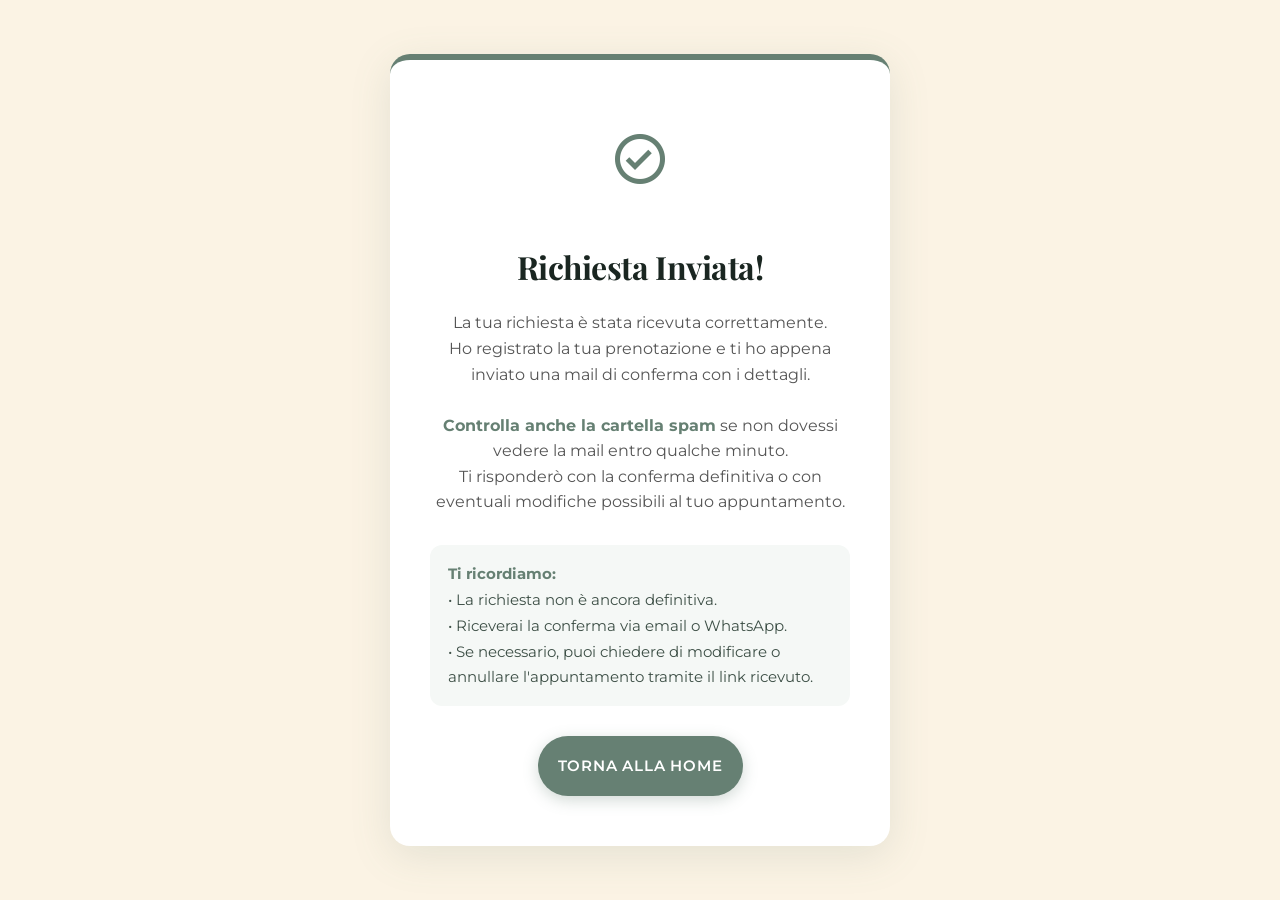
<file: conferma_richiesta.html>
<!DOCTYPE html>
<html lang="it">
<head>
    <meta charset="UTF-8">
    <meta name="viewport" content="width=device-width, initial-scale=1.0, viewport-fit=cover">
    <title>Richiesta Inviata - Dott.ssa Violo</title>
    <link rel="icon" type="image/png" href="img/logo.svg">
    <link href="https://fonts.googleapis.com/css2?family=Montserrat:wght@400;500;600&family=Playfair+Display:wght@700&display=swap" rel="stylesheet">
    <link href='https://unpkg.com/boxicons@2.1.4/css/boxicons.min.css' rel='stylesheet'>
    <link rel="stylesheet" href="style.css"> <style>
        /* Stile specifico per questa pagina per centrare tutto */
        body {
            background-color: #FBF3E4;
            font-family: 'Montserrat', sans-serif;
            margin: 0;
            height: 100vh;
            display: flex;
            justify-content: center;
            align-items: center;
            text-align: center;
        }

        .thank-you-card {
            background: white;
            padding: 50px 40px;
            border-radius: 20px;
            box-shadow: 0 10px 40px rgba(102, 128, 115, 0.15); /* Ombra verde leggera */
            max-width: 500px;
            width: 90%;
            border-top: 6px solid #668073; /* Tocco di classe in alto */
            animation: fadeIn 0.8s ease-out;
        }

        .icon-box {
            font-size: 60px;
            color: #668073;
            margin-bottom: 20px;
        }

        h1 {
            font-family: 'Playfair Display', serif;
            color: #1A2621;
            font-size: 2rem;
            margin-bottom: 15px;
        }

        p {
            color: #555;
            line-height: 1.6;
            margin-bottom: 30px;
            font-size: 1rem;
        }

        .btn-home {
            display: inline-block;
            background-color: #668073;
            color: white;
            text-decoration: none;
            padding: 15px 35px;
            border-radius: 50px;
            font-weight: 600;
            transition: all 0.3s ease;
            box-shadow: 0 4px 15px rgba(102, 128, 115, 0.3);
        }

        .btn-home:hover {
            background-color: #1A2621;
            transform: translateY(-2px);
        }

        /* Animazione di comparsa */
        @keyframes fadeIn {
            from { opacity: 0; transform: translateY(20px); }
            to { opacity: 1; transform: translateY(0); }
        }
    </style>
</head>
<body>

    <div class="thank-you-card">
        <div class="icon-box">
            <i class='bx bx-check-circle'></i>
        </div>
        
        <h1>Richiesta Inviata!</h1>
        
        <p>
            La tua richiesta è stata ricevuta correttamente.<br>
            Ho registrato la tua prenotazione e ti ho appena inviato una mail di conferma con i dettagli.<br><br>
            <strong>Controlla anche la cartella spam</strong> se non dovessi vedere la mail entro qualche minuto.<br>
            Ti risponderò con la conferma definitiva o con eventuali modifiche possibili al tuo appuntamento.
        </p>

        <div style="margin: 20px 0 30px; padding: 16px 18px; border-radius: 12px; background: #F5F8F6; text-align:left; color:#3d4f46; line-height:1.7; font-size:0.95rem;">
            <strong>Ti ricordiamo:</strong><br>
            • La richiesta non è ancora definitiva.<br>
            • Riceverai la conferma via email o WhatsApp.<br>
            • Se necessario, puoi chiedere di modificare o annullare l'appuntamento tramite il link ricevuto.
        </div>

        <a href="index.html" class="btn-home">Torna alla Home</a>
    </div>

    <script>
        if (new URLSearchParams(window.location.search).get('conversione') === '1'
            && !sessionStorage.getItem('conversione_inviata')) {
            sessionStorage.setItem('conversione_inviata', '1');
            const dati = new FormData();
            dati.append('evento', 'prenotazione');
            navigator.sendBeacon('api_statistiche.php', dati);
        }
    </script>

</body>
</html>
</file>
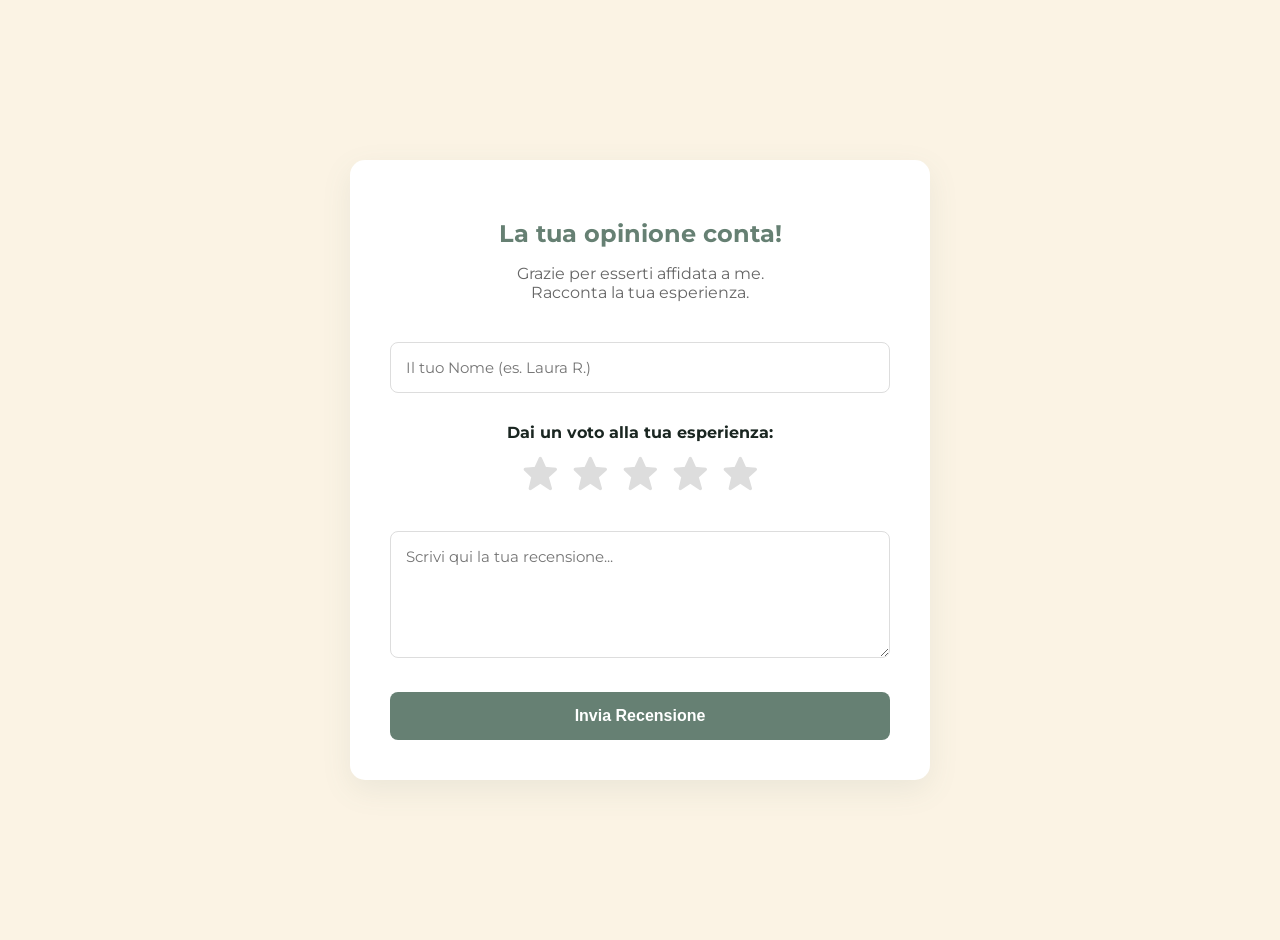
<file: lascia_recensione.html>
<!DOCTYPE html>
<html lang="it">
<head>
    <link rel="icon" type="image/png" href="img/logo.svg">
    <meta charset="UTF-8">
    <meta name="viewport" content="width=device-width, initial-scale=1.0, viewport-fit=cover">
    <title>Lascia una Recensione - Dott.ssa Violo</title>
    <link href='https://unpkg.com/boxicons@2.1.4/css/boxicons.min.css' rel='stylesheet'>
    <link href="https://fonts.googleapis.com/css2?family=Montserrat:wght@400;600&display=swap" rel="stylesheet">
    
    <style>
        body { font-family: 'Montserrat', sans-serif; background: #FBF3E4; padding: 20px; display: flex; justify-content: center; align-items: center; min-height: 100vh; margin: 0; }
        .box { background: white; padding: 40px; border-radius: 15px; max-width: 500px; width: 100%; box-shadow: 0 10px 30px rgba(102, 128, 115, 0.1); text-align: center; }
        h2 { color: #668073; margin-bottom: 10px; }
        p { color: #666; margin-bottom: 30px; }
        
        input[type="text"], textarea { width: 100%; padding: 15px; margin: 10px 0; border: 1px solid #ddd; border-radius: 8px; box-sizing: border-box; font-family: inherit; font-size: 0.95rem; }
        input:focus, textarea:focus { outline: none; border-color: #668073; }
        
        button { background: #668073; color: white; border: none; padding: 15px; width: 100%; border-radius: 8px; font-weight: bold; cursor: pointer; margin-top: 20px; font-size: 1rem; transition: background 0.3s; }
        button:hover { background: #556b60; }

        /* --- STILE STELLINE ANIMATE --- */
        .star-widget {
            display: flex;
            flex-direction: row-reverse; /* Trucco: inverte l'ordine per far funzionare l'hover a cascata */
            justify-content: center;
            gap: 10px;
            margin: 10px 0 20px 0;
        }

        .star-widget input {
            display: none; /* Nascondiamo i pallini dei radio button */
        }

        .star-widget label {
            font-size: 40px;
            color: #ddd; /* Colore spento di base */
            cursor: pointer;
            transition: all 0.2s ease;
        }

        /* Effetto: Quando passi sopra una stella, colora lei e quelle dopo (che visivamente sono prima) */
        .star-widget input:not(:checked) ~ label:hover,
        .star-widget input:not(:checked) ~ label:hover ~ label {
            color: #FFD700;
            transform: scale(1.2); /* Animazione ingrandimento */
        }

        /* Effetto: Quando clicchi, restano colorate */
        .star-widget input:checked ~ label {
            color: #FFD700;
        }

        /* Effetto: Se ne ho selezionata una ma passo sopra alle altre, cambia colore */
        .star-widget input#rate-5:checked ~ label { color: #FFD700; text-shadow: 0 0 10px #FFD700; }
        .star-widget input#rate-4:checked ~ label { color: #FFD700; }
        /* ecc... gestito dal ~ label generico sopra */

    </style>
</head>
<body>
    <div class="box">
        <h2>La tua opinione conta!</h2>
        <p>Grazie per esserti affidata a me.<br>Racconta la tua esperienza.</p>
        
        <form action="salva_recensione_pubblica.php" method="POST">
            <input type="text" name="website_hp" style="display:none !important;" tabindex="-1" autocomplete="off">
            <input type="text" name="nome" required placeholder="Il tuo Nome (es. Laura R.)">
            
            <label style="display:block; margin-top:20px; font-weight:bold; color:#1A2621;">Dai un voto alla tua esperienza:</label>
            
            <div class="star-widget">
                <input type="radio" name="voto" id="rate-5" value="5" required>
                <label for="rate-5" title="Eccellente"><i class='bx bxs-star'></i></label>
                
                <input type="radio" name="voto" id="rate-4" value="4">
                <label for="rate-4" title="Molto buono"><i class='bx bxs-star'></i></label>
                
                <input type="radio" name="voto" id="rate-3" value="3">
                <label for="rate-3" title="Buono"><i class='bx bxs-star'></i></label>
                
                <input type="radio" name="voto" id="rate-2" value="2">
                <label for="rate-2" title="Sufficiente"><i class='bx bxs-star'></i></label>
                
                <input type="radio" name="voto" id="rate-1" value="1">
                <label for="rate-1" title="Scarso"><i class='bx bxs-star'></i></label>
            </div>
            
            <textarea name="testo" rows="5" required placeholder="Scrivi qui la tua recensione..."></textarea>
            
            <button type="submit">Invia Recensione</button>
        </form>
    </div>
</body>
</html>
</file>
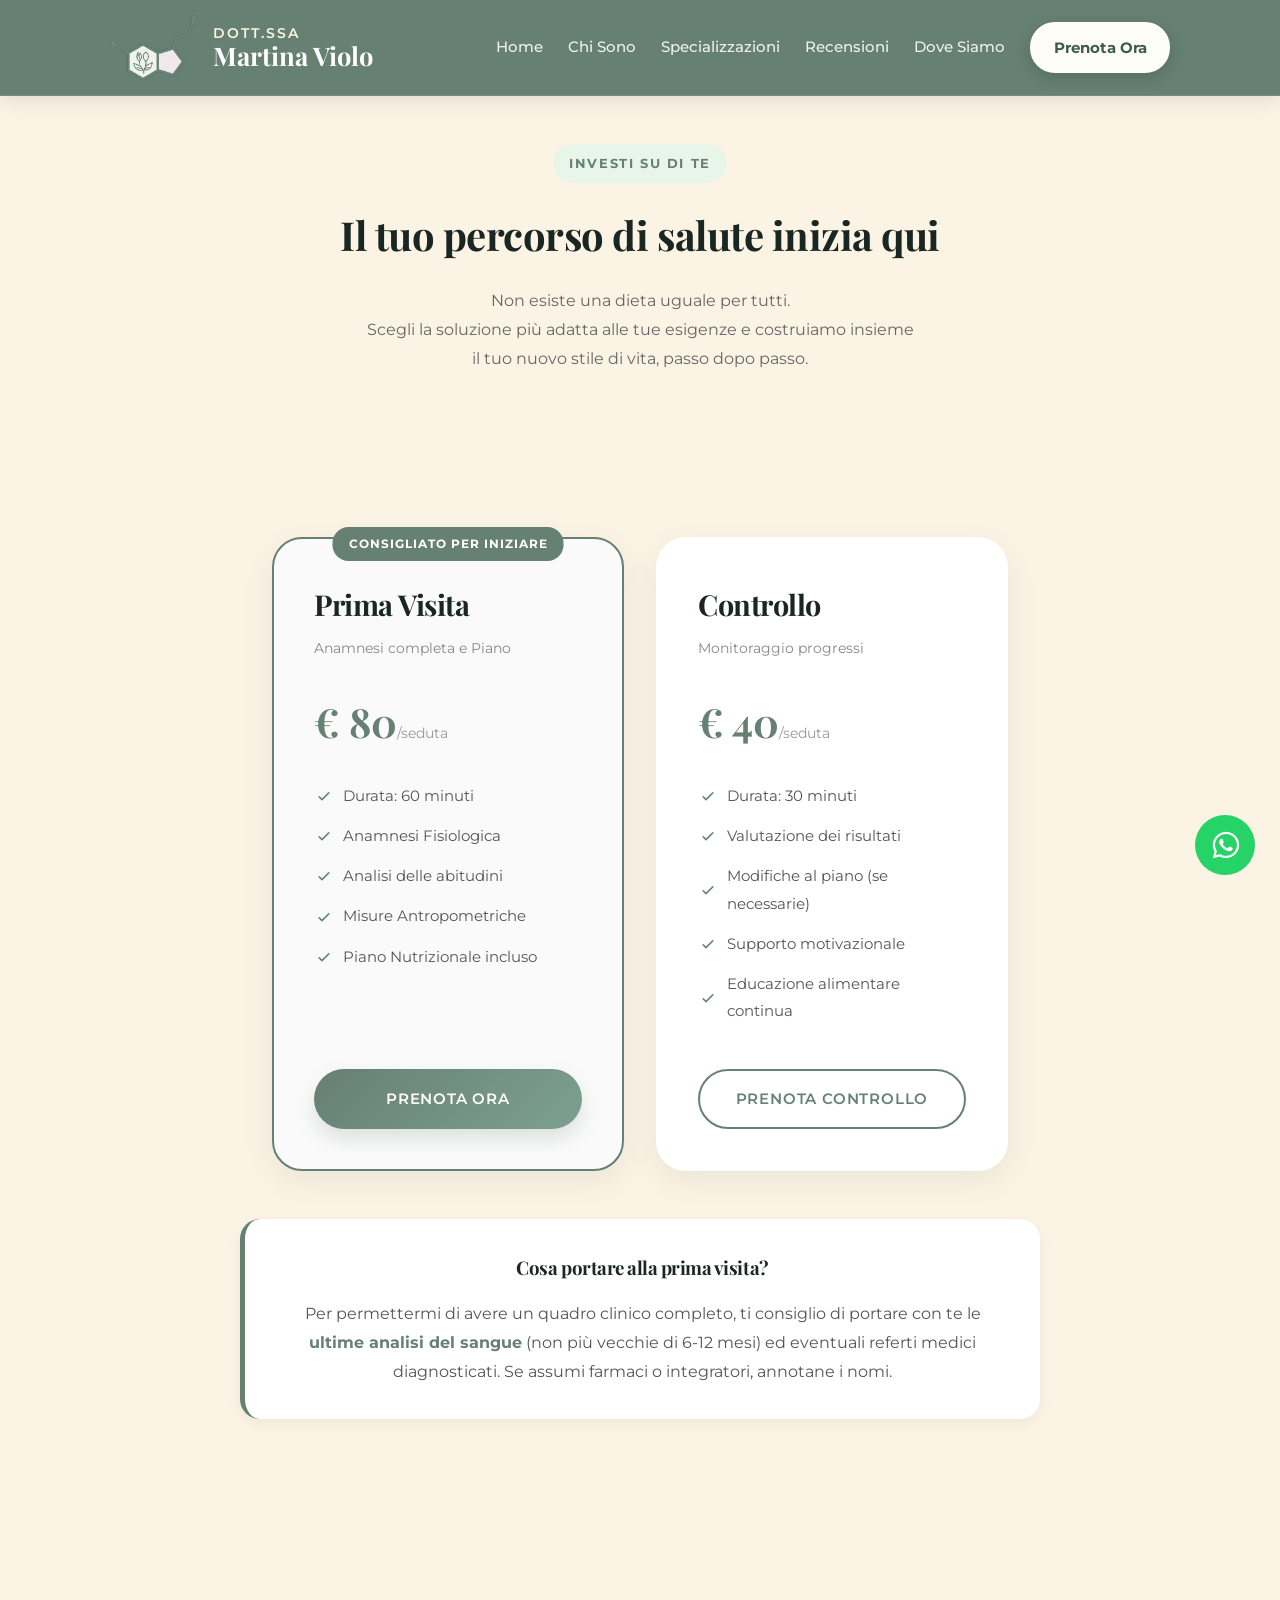
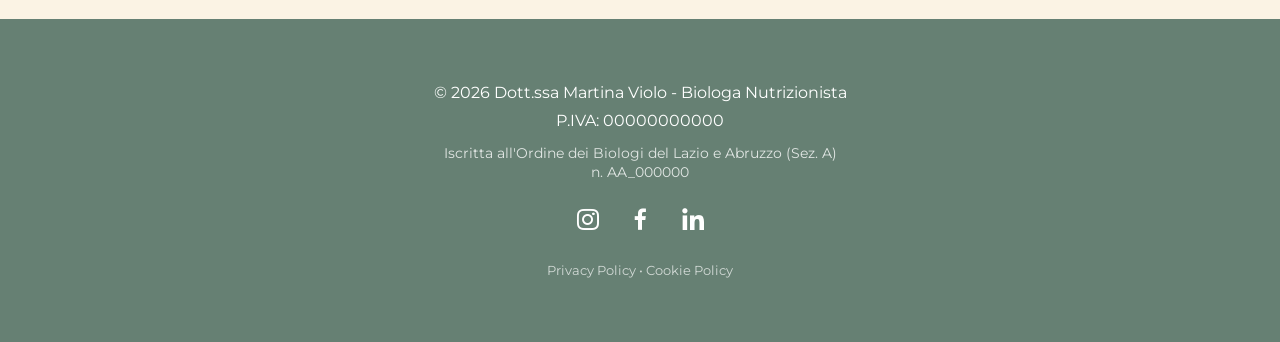
<file: servizi.html>
<!DOCTYPE html>
<html lang="it">
<head>
    <meta charset="UTF-8">
    <meta name="viewport" content="width=device-width, initial-scale=1.0">
    <title>Servizi e Percorsi | Nutrizionista a Cassino</title>
    <meta name="description" content="Scopri i servizi della Dott.ssa Martina Violo: prima visita nutrizionale, controllo, supporto per dimagrimento, benessere intestinale, PCOS e sport a Cassino.">
    <meta name="robots" content="index,follow">
    <meta name="canonical" content="https://www.tuosito.it/servizi.html">
    <meta property="og:title" content="Servizi e Percorsi | Dott.ssa Martina Violo a Cassino">
    <meta property="og:description" content="Percorsi nutrizionali personalizzati per dimagrimento, benessere e equilibrio, con un approccio scientifico e sostenibile a Cassino.">
    <meta property="og:type" content="website">
    <link rel="icon" type="image/png" href="img/favicon.png">
    <link rel="stylesheet" href="style.css">
    
    <link href="https://fonts.googleapis.com/css2?family=Montserrat:wght@300;400;600&family=Playfair+Display:ital,wght@0,400;0,700;1,400&display=swap" rel="stylesheet">
    
    <link href='https://unpkg.com/boxicons@2.1.4/css/boxicons.min.css' rel='stylesheet'>
    <link href="https://unpkg.com/aos@2.3.1/dist/aos.css" rel="stylesheet">
</head>
<body>

    <header>
        <div class="container">
            <a href="index.html" class="logo-link">
                <img src="img/logo.png" alt="Logo" class="logo-img">
                <div class="brand-text">
                    <span class="dott-title">Dott.ssa</span>
                    <span class="brand-name">Martina Violo</span>
                </div>
            </a>
            <div class="menu-toggle" id="mobile-menu"><i class='bx bx-menu'></i></div>
            <nav class="nav-menu">
                <ul>
                    <li><a href="index.html">Home</a></li>
                    <li><a href="index.html#chi-sono">Chi Sono</a></li>
                    <li><a href="index.html#specializzazioni">Specializzazioni</a></li>
                    <li><a href="index.html#recensioni">Recensioni</a></li>
                    <li><a href="index.html#contatti">Dove Siamo</a></li>
                    <li><a href="index.html#prenota" class="btn-prenota">Prenota Ora</a></li>
                </ul>
            </nav>
        </div>
    </header>

    <section class="page-header">
    <div class="container" data-aos="fade-down">
        <span class="header-badge">Investi su di te</span>
        
        <h1>Il tuo percorso di salute inizia qui</h1>
        
        <p>
            Non esiste una dieta uguale per tutti. <br>
            Scegli la soluzione più adatta alle tue esigenze e costruiamo insieme <br>
            il tuo nuovo stile di vita, passo dopo passo.
        </p>
    </div>
</section>

    <section class="section-content">
        <div class="container">
            
            <div class="pricing-grid">

                <div class="pricing-card popular" data-aos="fade-up">
                    <span class="tag-popolare">Consigliato per iniziare</span>
                    <div class="card-header">
                        <h3>Prima Visita</h3>
                        <div class="subtitle">Anamnesi completa e Piano</div>
                    </div>
                    <div class="price">€ 80<span class="period">/seduta</span></div>
                    
                    <ul class="features-list">
                        <li><i class='bx bx-check'></i> Durata: 60 minuti</li>
                        <li><i class='bx bx-check'></i> Anamnesi Fisiologica</li>
                        <li><i class='bx bx-check'></i> Analisi delle abitudini</li>
                        <li><i class='bx bx-check'></i> Misure Antropometriche</li>
                        <li><i class='bx bx-check'></i> Piano Nutrizionale incluso</li>
                    </ul>

                    <a href="index.html?servizio=prima_visita#prenota" class="btn">Prenota Ora</a>
                </div>

                <div class="pricing-card" data-aos="fade-up" data-aos-delay="200">
                    <div class="card-header">
                        <h3>Controllo</h3>
                        <div class="subtitle">Monitoraggio progressi</div>
                    </div>
                    <div class="price">€ 40<span class="period">/seduta</span></div>
                    
                    <ul class="features-list">
                        <li><i class='bx bx-check'></i> Durata: 30 minuti</li>
                        <li><i class='bx bx-check'></i> Valutazione dei risultati</li>
                        <li><i class='bx bx-check'></i> Modifiche al piano (se necessarie)</li>
                        <li><i class='bx bx-check'></i> Supporto motivazionale</li>
                        <li><i class='bx bx-check'></i> Educazione alimentare continua</li>
                    </ul>

                    <a href="index.html?servizio=controllo#prenota" class="btn-outline">Prenota Controllo</a>
                </div>

            </div>

            <div class="info-box-extra" data-aos="fade-up" data-aos-delay="300">
                <h3>Cosa portare alla prima visita?</h3>
                <p style="margin-top:15px; color:#555;">
                    Per permettermi di avere un quadro clinico completo, ti consiglio di portare con te le <strong>ultime analisi del sangue</strong> (non più vecchie di 6-12 mesi) ed eventuali referti medici diagnosticati. Se assumi farmaci o integratori, annotane i nomi.
                </p>
            </div>

        </div>
    </section>

    <footer>
    <div class="container">
        <div class="footer-content">
            <p>&copy; <span id="current-year"></span> Dott.ssa Martina Violo - Biologa Nutrizionista</p>
            <p class="p-iva">P.IVA: 00000000000</p>
            
            <p class="albo-text">
                Iscritta all'Ordine dei Biologi del Lazio e Abruzzo (Sez. A) <br> 
                n. AA_000000
            </p>

            <div class="social-icons">
                <a href="https://www.instagram.com/iltuoprofilo" target="_blank" title="Instagram">
                    <i class='bx bxl-instagram'></i>
                </a>
                <a href="https://www.facebook.com/iltuoprofilo" target="_blank" title="Facebook">
                    <i class='bx bxl-facebook'></i>
                </a>
                <a href="https://www.linkedin.com/in/iltuoprofilo" target="_blank" title="LinkedIn">
                    <i class='bx bxl-linkedin'></i>
                </a>
                </div>

            <ul class="footer-links">
                <li><a href="privacy.html">Privacy Policy</a> &bull;
 <a href="privacy.html#cookie-policy">Cookie Policy</a>
</li>
            </ul>
        </div>
    </div>
</footer>

<script>
    const yearSpan = document.getElementById('current-year');
    if(yearSpan) yearSpan.textContent = new Date().getFullYear();
</script>

    <a href="https://wa.me/393472796818?text=Salve%20Dott.ssa%20Violo,%20vorrei%20informazioni%20sui%20servizi." 
       class="whatsapp-float" 
       target="_blank" 
       title="Scrivimi su WhatsApp">
        <i class='bx bxl-whatsapp'></i>
    </a>

    <script src="https://unpkg.com/aos@2.3.1/dist/aos.js"></script>
    <script>
      AOS.init({
        duration: 1000,
        once: true,
        offset: 50
      });
    </script>
<script>
    const menuToggle = document.getElementById('mobile-menu');
    const navMenu = document.querySelector('.nav-menu');

    menuToggle.addEventListener('click', () => {
        navMenu.classList.toggle('active');
        
        // Cambia l'icona da "Menu" (tre linee) a "X" (chiudi)
        const icon = menuToggle.querySelector('i');
        if(navMenu.classList.contains('active')) {
            icon.classList.remove('bx-menu');
            icon.classList.add('bx-x');
        } else {
            icon.classList.remove('bx-x');
            icon.classList.add('bx-menu');
        }
    });
</script>
</body>

</html>
</file>
<file: style.css>
/* -----------------------------------------------------------
   FILE: style.css - VERSIONE DEFINITIVA (PULITA & FUNZIONANTE)
   ----------------------------------------------------------- */

/* --- 1. RESET E BASE --- */
* { margin: 0; padding: 0; box-sizing: border-box; }
html { scroll-behavior: smooth; overflow-x: hidden; font-size: 16px; }

body {
    font-family: 'Montserrat', sans-serif;
    background-color: #FBF3E4;
    /* Texture Carta */
    background-image: url("https://www.transparenttextures.com/patterns/cream-paper.png");
    background-attachment: fixed;
    color: #4a4a4a;
    line-height: 1.8;
    height: auto;
    overflow-x: hidden;
    position: relative;
}

h1, h2, h3, h4 {
    font-family: 'Playfair Display', serif;
    color: #1A2621;
    margin-top: 0;
    letter-spacing: -0.03rem;
}

strong, b { color: #668073; font-weight: 700; }

h2 {
    font-size: 2.5rem; text-align: center; margin-bottom: 2.5rem;
    position: relative; width: 100%;
}
h2::after {
    content: ''; display: block; width: 3.75rem; height: 0.2rem;
    background: #668073; margin: 0.94rem auto 0;
}

.container { max-width: 68.75rem; margin: 0 auto; padding: 0 1.25rem; }

/* --- 2. HEADER E NAVIGAZIONE --- */
header {
    background-color: #668073;
    backdrop-filter: blur(10px); -webkit-backdrop-filter: blur(10px);
    padding: 0.94rem 0;
    position: sticky; top: 0; z-index: 1000;
    box-shadow: 0 0.25rem 1.25rem rgba(0,0,0,0.1);
    border-bottom: 1px solid rgba(255,255,255,0.1);
}
header .container { display: flex; justify-content: space-between; align-items: center; }

.logo-link { display: flex; align-items: center; gap: 0.94rem; text-decoration: none; }
.logo-img {
    height: 4.06rem;
    width: auto;
    filter: none;
    transition: transform 0.3s ease;
}
.logo-link:hover .logo-img { transform: rotate(-10deg) scale(1.1); }

.brand-text { display: flex; flex-direction: column; justify-content: center; line-height: 1.1; }
.dott-title { font-family: 'Montserrat', sans-serif; font-size: 0.85rem; text-transform: uppercase; letter-spacing: 0.125rem; color: #FBF3E4; font-weight: 600; }
.brand-name { font-family: 'Playfair Display', serif; font-size: 1.6rem; font-weight: 700; color: #FFFFFF; }

/* Menu Desktop */
.nav-menu ul { list-style: none; display: flex; gap: 1.56rem; align-items: center; }
.nav-menu a { text-decoration: none; color: #FFFFFF; font-weight: 500; position: relative; padding-bottom: 0.3rem; font-size: 0.95rem; opacity: 0.9; }
.nav-menu a { white-space: nowrap; }
.nav-menu a:hover { opacity: 1; }
.nav-menu a::after { content: ''; position: absolute; width: 0; height: 2px; bottom: 0; left: 0; background-color: #FBF3E4; transition: width 0.3s ease-in-out; }
.nav-menu a:hover::after { width: 100%; }

.menu-toggle { display: none; font-size: 2rem; color: #FFFFFF; cursor: pointer; }

.nav-menu .btn-prenota {
    display: inline-flex;
    align-items: center;
    justify-content: center;
    min-height: 2.75rem;
    min-width: 8.75rem;
    background: #FFFDF7;
    color: #3D5C4D !important;
    padding: 0.625rem 1.25rem;
    border-radius: 1.56rem;
    font-weight: 700;
    opacity: 1;
    white-space: nowrap;
    border: 2px solid #FFFDF7;
    box-shadow: 0 0.3rem 0.94rem rgba(26,38,33,0.2);
    transition: all 0.3s;
}
.nav-menu .btn-prenota:hover {
    transform: translateY(-0.125rem); background: transparent;
    color: #FFFFFF !important; border: 2px solid #FFFFFF;
}
.nav-menu .btn-prenota::after { display: none !important; }

@media (max-width: 1100px) and (min-width: 769px) {
    .nav-menu ul { gap: 0.8rem; }
    .nav-menu a { font-size: 0.84rem; }
    .nav-menu .btn-prenota { min-width: 7.8rem; padding-inline: 0.8rem; }
}

/* La navigazione passa a menu compatto prima che le voci si comprimano. */
@media (max-width: 1050px) {
    header .container { flex-wrap: wrap; }
    .nav-menu { display: none; width: 100%; margin-top: 1rem; background: #556b60; border-radius: 1rem; padding: 1rem; }
    .nav-menu.active { display: block; animation: fadeUp 0.3s; }
    .nav-menu ul { flex-direction: column; gap: 0.75rem; }
    .nav-menu a { font-size: 0.95rem; }
    .nav-menu .btn-prenota { width: 100%; min-height: 3rem; margin-top: 0.35rem; }
    .menu-toggle { display: block; }
}

/* --- 3. HERO SECTION --- */
#hero { background-color: transparent; padding: 6.25rem 0 5rem 0; position: relative; overflow: hidden; }
.hero-container { display: flex; align-items: center; justify-content: space-between; gap: 3.125rem; }
.hero-text { flex: 1; animation: fadeUp 1s ease-out; }
.hero-text h1 { font-size: 3rem; line-height: 1.1; margin-bottom: 1.25rem; color: #2F3E35; }
.hero-text p { font-size: 1.1rem; color: #4a5e54; margin-bottom: 1.875rem; }

.hero-buttons { 
    display: flex; gap: 0.625rem; flex-wrap: nowrap; 
    align-items: center; width: 100%; justify-content: flex-start; /* Corretto allineamento */
}

.hero-image-wrapper {
    flex: 1;
    position: relative;
    display: flex;
    justify-content: center;
    /* Il wrapper contiene il blob senza tagliare l'ombra dell'immagine */
    align-items: center;
}
.hero-img {
    width: 100%; max-width: 25rem; border-radius: 1.875rem 0 1.875rem 0;
    box-shadow: 1.25rem 1.25rem 0px rgba(102, 128, 115, 0.15);
    /* z-index più alto del blob ma contenuto nel flusso del wrapper */
    z-index: 2; position: relative; transition: transform 0.5s;
    /* Blocco display per evitare spazi bianchi indesiderati */
    display: block;
}
.hero-img:hover { transform: scale(1.02); }
.blob-bg {
    position: absolute;
    /* Agganciato all'immagine: stessa posizione del centro del wrapper */
    top: 50%; left: 50%;
    transform: translate(-50%, -50%);
    /* Dimensione relativa al contenuto, non fissa */
    width: 90%; height: 90%;
    max-width: 24rem; max-height: 24rem;
    background-color: #E8F5E9;
    z-index: 1;
    border-radius: 60% 40% 30% 70% / 60% 30% 70% 40%;
    animation: morphing 8s ease-in-out infinite;
    /* Impedisce al blob di uscire dall'area visiva causando overflow */
    pointer-events: none;
}

/* --- 4. BOTTONI GLOBALI --- */
.btn, .btn-hero, .btn-full, .btn-submit, .btn-home, button[type="submit"], .btn-outline {
    display: inline-flex !important; justify-content: center !important; 
    align-items: center !important; text-align: center !important;
    border-radius: 3.125rem !important; cursor: pointer; transition: all 0.3s ease;
    text-transform: uppercase; letter-spacing: 0.05rem; font-weight: 600;
    flex: 1; min-height: 3.75rem !important; 
    padding: 0 clamp(0.3rem, 2vw, 1.25rem) !important;
    font-size: clamp(0.7rem, 2.5vw, 0.95rem) !important;
    white-space: normal !important; line-height: 1.1 !important; text-decoration: none !important; 
}

.btn, .btn-hero, .btn-full {
    background: linear-gradient(135deg, #668073 0%, #7da090 100%);
    color: #FFFFFF; border: none; box-shadow: 0 0.625rem 1.25rem rgba(102, 128, 115, 0.2);
}
.btn-outline {
    background: transparent; border: 2px solid #668073; color: #668073;
}
.btn:hover, .btn-outline:hover {
    background: linear-gradient(135deg, #1A2621 0%, #2F3E35 100%);
    color: #FFFFFF; transform: translateY(-0.18rem);
    box-shadow: 0 0.94rem 1.875rem rgba(102, 128, 115, 0.35); border-color: transparent;
}

/* --- 5. ANIMAZIONI --- */
@keyframes fadeUp { from { opacity: 0; transform: translateY(1.25rem); } to { opacity: 1; transform: translateY(0); } }
@keyframes morphing { 0% { border-radius: 60% 40% 30% 70% / 60% 30% 70% 40%; } 50% { border-radius: 30% 60% 70% 40% / 50% 60% 30% 60%; } 100% { border-radius: 60% 40% 30% 70% / 60% 30% 70% 40%; } }

/* --- 6. SEZIONI VARIE --- */
.section-content { padding: 6.25rem 0; }
.marquee-container {
    background: #668073; color: #FBF3E4; padding: 0.94rem 0; overflow: hidden;
    white-space: nowrap; border-top: 1px solid rgba(255,255,255,0.1); 
    border-bottom: 1px solid rgba(255,255,255,0.1); transform: rotate(-2deg); 
    width: 105%; margin-left: -2.5%; margin-bottom: 3.125rem;
}
.marquee-content { display: flex; width: max-content; animation: scrollText 20s linear infinite; }
.marquee-content span { flex: 0 0 auto; font-family: 'Playfair Display', serif; font-size: 1.5rem; font-weight: 700; text-transform: uppercase; letter-spacing: 0.125rem; margin-right: 0; }
@keyframes scrollText { 0% { transform: translateX(0); } 100% { transform: translateX(-50%); } }

/* Bento Grid */
.bento-grid { display: grid; grid-template-columns: 1.5fr 1fr 1fr; grid-template-rows: 15.625rem 15.625rem; gap: 1.25rem; margin-top: 2.5rem; }
.bento-item { background: #fff; border-radius: 1.875rem; padding: 1.875rem; overflow: hidden; position: relative; box-shadow: 0 0.625rem 1.875rem rgba(102, 128, 115, 0.1); }
.bento-photo { grid-column: 1 / 2; grid-row: 1 / 3; padding: 0; }
.bento-photo img { width: 100%; height: 100%; object-fit: cover; }
.bento-text { grid-column: 2 / 4; background-color: #FBF3E4; display: flex; flex-direction: column; justify-content: center; }
.bento-stat { background-color: #668073; color: white; display: flex; flex-direction: column; align-items: center; justify-content: center; }
.bento-quote { display: flex; flex-direction: column; justify-content: center; align-items: center; text-align: center; border: 2px solid #FBF3E4; }
.big-number { font-size: 3.5rem; font-weight: 800; line-height: 1; }

/* Wizard Prenotazione */
.wizard-container { max-width: 43.75rem; margin: 0 auto; background: #FFFFFF; padding: 3.125rem; border-radius: 1.25rem; box-shadow: 0 0.94rem 2.5rem rgba(102, 128, 115, 0.1); }
/* --- CORREZIONE: VISIBILITÀ STEP --- */

/* 1. Regola Base: Le scatole sono visibili di default (così si vedono nella pag. Servizi) */
.step-box { 
    display: block; 
    animation: fadeUp 0.5s; 
}

/* 2. MA se siamo dentro il Wizard Prenotazione, nascondile (finché non diventano active) */
.wizard-container .step-box { 
    display: none; 
}

/* 3. Mostra lo step attivo dentro il wizard */
.wizard-container .step-box.active { 
    display: block; 
}
.scelta-servizio { display: flex; gap: 1.25rem; margin-top: 1.25rem; }
.btn-card { flex: 1; background: #ffffff; padding: 1.875rem; border-radius: 1.25rem; cursor: pointer; transition: 0.3s ease; box-shadow: 0 0.625rem 1.56rem rgba(0,0,0,0.05); }
.btn-card:hover { background: #f4f8f6; color: #1A2621; }
.btn-card:hover h3,
.btn-card:hover p { color: #1A2621; }

/* Calendario & Orari */
.calendar-wrapper { padding: 1.25rem; max-width: 25rem; margin: 0 auto; }
.calendar-header { display: flex; justify-content: space-between; margin-bottom: 0.94rem; }
.calendar-grid { display: grid; grid-template-columns: repeat(7, 1fr); gap: 0.31rem; text-align: center; }
.day-box { height: 2.375rem; display: flex; justify-content: center; align-items: center; border-radius: 50%; cursor: pointer; }
.day-box.selected { background-color: #668073; color: white; }
.day-box.disabled { color: #ccc; cursor: not-allowed; }
.orari-grid { display: grid; grid-template-columns: repeat(auto-fill, minmax(5rem, 1fr)); gap: 0.625rem; }
.btn-ora { background: white; border: 1px solid #ddd; padding: 0.625rem; border-radius: 0.625rem; cursor: pointer; }
.btn-ora:hover { background: #eee; }
.btn-ora.gold { border: 2px solid #668073; background: #E8F5E9; font-weight: bold; }
/* --- FIX CALENDARIO DESKTOP (PC) --- */
/* Questo serve per far stare i giorni in riga su computer */
.calendar-weekdays {
    display: grid;                          /* Attiva la griglia */
    grid-template-columns: repeat(7, 1fr);  /* Crea 7 colonne uguali */
    text-align: center;
    font-weight: 600;
    margin-bottom: 10px;
    width: 100%;
}

/* Assicuriamoci che anche i giorni della settimana si comportino bene */
.calendar-weekdays div {
    text-align: center;
    text-transform: uppercase;
    font-size: 0.85rem;
    letter-spacing: 1px;
    color: #1A2621;
}
/* --- LAYOUT CONTATTI (ALTEZZA DINAMICA) --- */
.contact-wrapper { 
    display: flex;
    justify-content: space-between;
    
    /* QUESTA È LA CHIAVE: 'stretch' obbliga i due box ad avere la stessa altezza */
    align-items: stretch; 
    
    gap: 2.5rem;
    margin-top: 1.875rem; 
    width: 100%;
}

.contact-info { 
    flex: 0 0 45%; /* Il testo occupa il 45% della larghezza */
    
    /* Opzionale: se vuoi il testo centrato verticalmente rispetto alla mappa */
    display: flex;
    flex-direction: column;
    justify-content: center; 
}

.map-container {
    flex: 1; /* La mappa riempie lo spazio restante */
    position: relative;
    width: 100%;
    
    /* IMPORTANTE: Togliamo l'altezza fissa (25rem) */
    height: auto;  
    
    /* Assicuriamo che si estenda per coprire l'altezza del gemello (testo) */
    min-height: 100%; 
    
    background-color: #eeeeee;
    border-radius: 1.25rem;
    overflow: hidden;
    box-shadow: 0 0.625rem 1.875rem rgba(0,0,0,0.1);
}

.map-placeholder {
    position: absolute; top: 0; left: 0; width: 100%; height: 100%;
    background-color: #e0e0e0; z-index: 20; 
    display: flex; flex-direction: column;
    justify-content: center; align-items: center; text-align: center; padding: 1.25rem;
}

/* Assicuriamo che la mappa interna copra tutto lo spazio disponibile */
.map-container iframe {
    position: absolute;
    top: 0; left: 0;
    width: 100%; height: 100%;
}

/* MOBILE: Torniamo a colonna e diamo un'altezza fissa alla mappa sennò sparisce */
@media (max-width: 768px) {
    .contact-wrapper {
        flex-direction: column;
    }
    .map-container {
        height: 20rem; /* Su mobile serve un'altezza fissa */
        min-height: 20rem;
    }
}
/* Footer */
footer { background-color: #668073; color: #FFFFFF; padding: 3.75rem 0; margin-top: 6.25rem; text-align: center; }
.footer-links { display: flex; justify-content: center; gap: 1.56rem; list-style: none; padding: 0; margin-top: 1rem; }
.footer-links a { color: #fff; text-decoration: none; }

/* Cookie & Whatsapp */
/* --- COOKIE BANNER STYLE --- */
.cookie-banner {
    position: fixed; 
    bottom: -100%; 
    left: 0; 
    width: 100%; 
    background-color: #FFFFFF;
    box-shadow: 0 -0.625rem 1.875rem rgba(0,0,0,0.15); 
    padding: 1.875rem 1.25rem; /* 30px 20px */
    z-index: 9999;
    transition: bottom 0.5s cubic-bezier(0.25, 0.8, 0.25, 1); 
    border-top: 0.31rem solid #668073;
    display: flex;
    justify-content: center;
}

.cookie-banner.show { 
    bottom: 0; 
}

.cookie-content { 
    max-width: 68.75rem; 
    width: 100%;
    margin: 0 auto; 
    display: flex; 
    flex-direction: row; /* Allineato orizzontalmente su Desktop */
    align-items: center; 
    justify-content: space-between;
    gap: 1.25rem; 
    text-align: left; 
}

.cookie-content h3 {
    margin-bottom: 0.5rem;
    font-size: 1.2rem;
    color: #668073;
}

.cookie-content p {
    font-size: 0.9rem;
    margin: 0;
    max-width: 40rem;
}

.cookie-buttons { 
    display: flex; 
    gap: 0.94rem; 
    flex-shrink: 0; /* Impedisce ai bottoni di schiacciarsi */
}

.btn-cookie-full { 
    background: linear-gradient(135deg, #668073 0%, #7da090 100%); 
    color: white; 
    border: none; 
    padding: 0.75rem 1.875rem; 
    border-radius: 3.125rem; 
    cursor: pointer; 
    font-weight: 600; 
}

.btn-cookie-outline { 
    background-color: transparent; 
    border: 2px solid #668073; 
    color: #668073; 
    padding: 0.75rem 1.875rem; 
    border-radius: 3.125rem; 
    cursor: pointer; 
    font-weight: 600; 
}

/* Mobile Responsiveness per il Banner */
@media (max-width: 768px) {
    .cookie-content { 
        flex-direction: column; 
        text-align: center; 
    }
    
    .cookie-buttons { 
        width: 100%;
        justify-content: center;
        margin-top: 1rem;
    }
}
.whatsapp-float { position: fixed; bottom: 1.56rem; right: 1.56rem; background: #25D366; color: white; width: 3.75rem; height: 3.75rem; border-radius: 50%; display: flex; justify-content: center; align-items: center; font-size: 2.2rem; z-index: 2000; }
.whatsapp-msg { display: none; } 

/* MOBILE */
@media (max-width: 768px) {
    header .container { flex-wrap: wrap; }
    .nav-menu { display: none; width: 100%; margin-top: 1rem; background: #556b60; border-radius: 1rem; padding: 1rem; }
    .nav-menu.active { display: block; animation: fadeUp 0.3s; }
    .nav-menu ul { flex-direction: column; }
    .nav-menu .btn-prenota { width: 100%; min-height: 3rem; margin-top: 0.35rem; }
    .menu-toggle { display: block; }
    
    .hero-container { flex-direction: column-reverse; text-align: center; }
    .hero-buttons { justify-content: center; }
    .bento-grid { grid-template-columns: 1fr; grid-template-rows: auto; }
    .bento-photo { height: 18rem; }
    .bento-text { grid-column: auto; }
    .scelta-servizio { flex-direction: column; }
    .contact-wrapper { flex-direction: column; }
    .mobile-sticky-bar { display: flex; position: fixed; bottom: 0; left: 0; width: 100%; background: rgba(255,255,255,0.95); padding: 0.6rem 0.6rem calc(0.6rem + env(safe-area-inset-bottom)); z-index: 9999; border-top: 1px solid #eee; gap: 0.5rem; }
    .mobile-sticky-bar a { flex: 1; min-height: 3rem; display: flex; align-items: center; justify-content: center; text-align: center; padding: 0.75rem 0.5rem; border-radius: 2rem; text-decoration: none; font-weight: bold; font-size: 0.85rem; white-space: nowrap; }
    .btn-sticky-whatsapp { background: #25D366; color: white; }
    .btn-sticky-book { background: #668073; color: white; }
}
@media (min-width: 769px) { .mobile-sticky-bar { display: none; } }

/* --- FIX CALENDARIO MOBILE (DEFINITIVO) --- */
@media (max-width: 600px) {
    
    /* 1. Spazi ridotti al minimo nel contenitore */
    .wizard-container {
        padding: 1rem 0.5rem !important;
        width: 100% !important;
    }

    .calendar-wrapper {
        padding: 0 !important;
        margin: 0 !important;
        width: 100% !important;
    }

    /* 2. FIX FONDAMENTALE: Intestazione Giorni (L, M, M...) in GRIGLIA */
    .calendar-weekdays {
        display: grid !important;              /* Era questo che mancava! */
        grid-template-columns: repeat(7, 1fr) !important; /* 7 colonne uguali */
        text-align: center !important;
        margin-bottom: 0.5rem !important;
        gap: 2px !important;
    }

    /* 3. Griglia dei numeri */
    .calendar-grid {
        display: grid !important;
        grid-template-columns: repeat(7, 1fr) !important;
        gap: 2px !important; 
    }

    /* 4. Giorni (numeri) più piccoli */
    .day-box {
        height: 2.2rem !important;
        width: 100% !important; 
        display: flex !important;
        justify-content: center !important;
        align-items: center !important;
        font-size: 0.9rem !important;
        border-radius: 0.4rem !important;
    }

    /* --- IL TRUCCO DELLE LETTERE SINGOLE --- */
    /* A. Nascondiamo il testo originale (Lun, Mar...) */
    .calendar-weekdays div {
        color: transparent !important;
        position: relative; 
        height: 2rem;
        display: flex; 
        justify-content: center; 
        align-items: center;
    }

    /* B. Creiamo la lettera singola che si sovrappone */
    .calendar-weekdays div::after {
        position: absolute;
        top: 50%; left: 50%;
        transform: translate(-50%, -50%); 
        color: #668073; 
        font-weight: bold;
        font-size: 0.9rem;
        visibility: visible;
    }

    /* C. Assegniamo la lettera giusta */
    .calendar-weekdays div:nth-child(1)::after { content: 'L'; } 
    .calendar-weekdays div:nth-child(2)::after { content: 'M'; } 
    .calendar-weekdays div:nth-child(3)::after { content: 'M'; } 
    .calendar-weekdays div:nth-child(4)::after { content: 'G'; } 
    .calendar-weekdays div:nth-child(5)::after { content: 'V'; } 
    .calendar-weekdays div:nth-child(6)::after { content: 'S'; } 
    .calendar-weekdays div:nth-child(7)::after { content: 'D'; } 

    /* Intestazione e frecce */
    .calendar-header h3 { font-size: 1.1rem !important; margin: 0 !important; }
    .btn-cal-nav { padding: 0.2rem 0.8rem !important; }
}
/* --- FIX FINALE: BOTTONE ORARI E FORM PULITO --- */

@media (max-width: 600px) {

    /* --- 1. SISTEMIAMO IL BOTTONE "MOSTRA TUTTI GLI ORARI" --- */
    /* Lo selezioniamo specificamente dentro lo step-3 */
    #step-3 .btn-outline {
        margin-top: 1.5rem !important;      /* Stacca il bottone dagli orari sopra */
        margin-bottom: 1rem !important;
        width: auto !important;             /* Smette di allargarsi al 100% */
        display: inline-block !important;   /* Diventa compatto */
        padding: 0.8rem 1.5rem !important;  /* Spaziatura interna equilibrata */
        font-size: 0.8rem !important;       /* Testo più piccolo ed elegante */
        max-width: 80% !important;          /* Non superare mai l'80% dello schermo */
        
        /* Centriamo il bottone */
        margin-left: auto !important;
        margin-right: auto !important;
        display: block !important;          /* Necessario per il margin auto */
    }

    /* --- 2. RESTYLING TOTALE DEL FORM (PULIZIA E ORDINE) --- */
    
    .form-finale {
        display: flex !important;
        flex-direction: column !important;  /* Obbliga tutto in colonna verticale */
        gap: 0 !important;                  /* Gestiamo lo spazio noi sotto */
        text-align: left !important;        /* Testo allineato a sinistra per leggibilità */
    }

    /* Etichette (Nome, Email, ecc.) */
    .form-finale label {
        display: block !important;
        margin-top: 1rem !important;        /* Spazio sopra ogni etichetta */
        margin-bottom: 0.4rem !important;   /* Spazio tra etichetta e campo */
        font-size: 0.9rem !important;
        font-weight: 600 !important;
        color: #1A2621 !important;
    }

    /* I campi dove si scrive */
    .form-finale input[type="text"],
    .form-finale input[type="email"],
    .form-finale input[type="tel"] {
        width: 100% !important;             /* Occupa tutta la larghezza */
        padding: 0.8rem !important;         /* Più spazio interno per scrivere comodi */
        background-color: #ffffff !important; 
        border: 1px solid #ccc !important;  /* Bordo grigio chiaro definito */
        border-radius: 0.5rem !important;   /* Angoli arrotondati */
        font-size: 1rem !important;         /* Testo leggibile (evita zoom su iPhone) */
        margin-bottom: 0.2rem !important;
        box-shadow: none !important;
        height: auto !important;            /* Resetta altezze strane */
    }

    /* Checkbox Privacy più ordinata */
    .privacy-box {
        margin-top: 1.5rem !important;
        display: flex !important;
        align-items: flex-start !important;
        gap: 0.5rem !important;
    }
    
    .privacy-box input {
        margin-top: 0.3rem !important;      /* Allinea la spunta col testo */
        width: 1.2rem !important;           /* Spunta un po' più grande */
        height: 1.2rem !important;
    }

    .privacy-box label {
        margin-top: 0 !important;           /* Reset margin per il testo privacy */
        font-size: 0.8rem !important;
        line-height: 1.3 !important;
        font-weight: 400 !important;
    }
    
    /* Bottone Invia Richiesta */
    .form-finale button[type="submit"] {
        margin-top: 1.5rem !important;
        width: 100% !important;             /* Bello largo su mobile per essere cliccato facile */
        padding: 1rem !important;
    }
}
/* --- FIX WHATSAPP FINALE --- */

/* 1. DESKTOP: Rimuovi sottolineatura (linea sotto il testo) */
.whatsapp-float, 
.whatsapp-float:hover, 
.whatsapp-float:visited {
    text-decoration: none !important;
    border: none !important;
}

/* Rimuove sottolineatura anche dal testo interno se presente */
.whatsapp-msg {
    text-decoration: none !important;
}

/* 2. MOBILE: Nascondi il pallino flottante (visto che c'è la barra sotto) */
@media (max-width: 768px) {
    .whatsapp-float {
        display: none !important;
        visibility: hidden !important;
        opacity: 0 !important;
        pointer-events: none !important;
    }
}


/* --- 6. PREZZI --- */
/* -----------------------------------------------------------
   AGGIUNTA: STILE PAGINA SERVIZI (MISSING CSS)
   ----------------------------------------------------------- */

/* 1. Intestazione Pagina Servizi */
.page-header {
    text-align: center;
    padding: 3rem 0 2rem 0;
}

.header-badge {
    display: inline-block;
    background-color: #E8F5E9; /* Verde chiarissimo */
    color: #668073;            /* Verde scuro */
    padding: 0.5rem 1rem;
    border-radius: 2rem;
    font-size: 0.8rem;
    font-weight: 700;
    text-transform: uppercase;
    letter-spacing: 0.1rem;
    margin-bottom: 1rem;
}

.page-header h1 {
    font-size: 2.5rem;
    margin-bottom: 1rem;
}

.page-header p {
    color: #666;
    max-width: 600px;
    margin: 0 auto;
}

/* 2. Griglia delle Card */
.pricing-grid {
    display: flex;
    justify-content: center;
    gap: 2rem;
    flex-wrap: wrap; /* Per andare a capo su schermi piccoli */
    margin-top: 2rem;
}

/* 3. Stile della Card */
.pricing-card {
    background: #FFFFFF;
    border-radius: 1.875rem; /* 30px come nella home */
    padding: 2.5rem;
    width: 100%;
    max-width: 22rem; /* Larghezza massima card */
    position: relative;
    box-shadow: 0 0.625rem 1.875rem rgba(102, 128, 115, 0.1);
    border: 2px solid transparent; /* Bordo invisibile per default */
    transition: all 0.3s ease;
    display: flex;
    flex-direction: column;
}

.pricing-card:hover {
    transform: translateY(-5px);
    box-shadow: 0 1rem 2rem rgba(102, 128, 115, 0.2);
}

/* 4. Card "Popolare" (Prima Visita) */
.pricing-card.popular {
    border: 2px solid #668073; /* Bordo verde per evidenziarla */
    background: #FAFAFA;
}

.tag-popolare {
    position: absolute;
    top: -12px;
    left: 50%;
    transform: translateX(-50%);
    background-color: #668073;
    color: #FFFFFF;
    padding: 0.4rem 1rem;
    border-radius: 1rem;
    font-size: 0.75rem;
    font-weight: 700;
    text-transform: uppercase;
    letter-spacing: 1px;
    white-space: nowrap;
}

/* 5. Contenuto Card */
.card-header h3 {
    font-size: 1.8rem;
    margin-bottom: 0.3rem;
    color: #1A2621;
}

.subtitle {
    font-size: 0.9rem;
    color: #888;
    margin-bottom: 1.5rem;
}

.price {
    font-family: 'Playfair Display', serif;
    font-size: 2.5rem;
    color: #668073;
    font-weight: 700;
    margin-bottom: 1.5rem;
}

.period {
    font-family: 'Montserrat', sans-serif;
    font-size: 0.9rem;
    color: #999;
    font-weight: 400;
}

/* 6. Lista caratteristiche */
.features-list {
    list-style: none;
    margin-bottom: 2rem;
    text-align: left;
    flex-grow: 1; /* Spinge il bottone in fondo */
}

.features-list li {
    margin-bottom: 0.8rem;
    color: #555;
    display: flex;
    align-items: center;
    gap: 0.6rem;
    font-size: 0.95rem;
}

.features-list i {
    color: #668073;
    font-size: 1.2rem;
}

/* 7. Box Info Extra (in fondo alla pagina) */
.info-box-extra {
    background-color: #fff;
    border-radius: 1.25rem;
    padding: 2rem;
    margin-top: 3rem;
    text-align: center;
    max-width: 800px;
    margin-left: auto;
    margin-right: auto;
    box-shadow: 0 5px 15px rgba(0,0,0,0.05);
    border-left: 5px solid #668073;
}

/* MOBILE RESPONSIVE */
@media (max-width: 768px) {
    .page-header h1 { font-size: 2rem; }
    .pricing-grid { flex-direction: column; align-items: center; }
    .pricing-card { width: 100%; max-width: 100%; }
}

/* --- FIX CENTRATURA SCROLL (ANCHOR) - VERSIONE CORRETTA --- */

section, 
.section-content, 
#recensioni, 
#chi-sono, 
#contatti, 
#prenota {
    scroll-margin-top: 96px !important;
}

/* Su MOBILE il menu è più piccolo, quindi riduciamo lo spazio */
@media (max-width: 768px) {
    section, 
    .section-content,
    #recensioni, 
    #chi-sono, 
    #contatti, 
    #prenota {
        scroll-margin-top: 96px !important;
    }
}
/* --- AGGIORNAMENTO FOOTER (ALBO & SOCIAL) --- */

/* Testo Iscrizione Albo */
.albo-text {
    font-size: 0.85rem;     /* Un po' più piccolo del testo normale */
    opacity: 0.8;           /* Leggermente trasparente per eleganza */
    margin-top: 0.5rem;
    margin-bottom: 1.5rem;
    line-height: 1.4;
}

/* Contenitore Icone Social */
.social-icons {
    display: flex;
    justify-content: center;
    gap: 1.5rem;            /* Spazio tra le icone */
    margin-bottom: 1.5rem;  /* Spazio sotto le icone */
}

/* Stile delle Icone */
.social-icons a {
    color: #FFFFFF;         /* Colore icone (bianco su sfondo verde) */
    font-size: 1.8rem;      /* Grandezza icone */
    transition: all 0.3s ease;
    display: flex;
    align-items: center;
    text-decoration: none;
}

/* Effetto al passaggio del mouse */
.social-icons a:hover {
    color: #FBF3E4;         /* Diventa color crema/oro */
    transform: translateY(-3px); /* Saltello verso l'alto */
    filter: none;
}

/* Aggiornamento spaziatura link privacy */
.footer-links {
    margin-top: 0 !important; /* Rimuove margine extra se presente */
    font-size: 0.8rem;
    opacity: 0.7;
}
/* --- STILE CARD RECENSIONI (DINAMICHE) --- */

.reviews-grid {
    display: flex;
    gap: 1.5rem;
    
    /* ABILITA LO SCORRIMENTO ORIZZONTALE */
    overflow-x: auto;
    overflow-y: hidden; /* Evita scroll verticali indesiderati */
    
    /* IMPORTANTE: Impedisce di andare a capo */
    flex-wrap: nowrap; 
    
    /* Allinea all'inizio per permettere lo scroll */
    justify-content: flex-start; 
    
    padding: 1.5rem 0.5rem 2.5rem 0.5rem; /* Spazio per le ombre */
    scroll-behavior: smooth;
    
    /* EFFETTO CALAMITA (SNAP): Si ferma sulla card quando scorri */
    scroll-snap-type: x mandatory;
    -webkit-overflow-scrolling: touch; /* Fluidità su iOS */
    
    /* Centra le card se sono poche e non riempiono lo schermo (Opzionale) */
    /* Se hai molte recensioni, meglio lasciarlo disattivato o usare margins auto */
    /* margin: 0 auto; */

    /* Dissolvenza laterale: le card si affievoliscono invece di essere tagliate di netto dal bordo della sezione */
    -webkit-mask-image: linear-gradient(to right, transparent 0, #000 2.5rem, #000 calc(100% - 2.5rem), transparent 100%);
    mask-image: linear-gradient(to right, transparent 0, #000 2.5rem, #000 calc(100% - 2.5rem), transparent 100%);
}

/* Nascondi la barra di scorrimento (estetica più pulita) */
.reviews-grid::-webkit-scrollbar {
    display: none; 
}
.reviews-grid {
    -ms-overflow-style: none;  /* IE and Edge */
    scrollbar-width: none;  /* Firefox */
}

.review-card {
    background: #FFFFFF;
    
    /* DIMENSIONI CARD FISSE PER LO SLIDER */
    flex: 0 0 auto; /* IMPORTANTE: Impedisce alla card di rimpicciolirsi */
    width: 350px;   /* Larghezza fissa desktop */
    max-width: 85vw; /* Su mobile non supera l'85% dello schermo */
    
    padding: 2rem;
    border-radius: 1.5rem;
    
    /* Stili estetici rimasti invariati */
    border: 1px solid rgba(102, 128, 115, 0.15);
    box-shadow: 0 10px 25px rgba(102, 128, 115, 0.08);
    display: flex;
    flex-direction: column;
    
    /* Allineamento per l'effetto calamita */
    scroll-snap-align: center;
    
    /* Animazione */
    opacity: 0;
    animation: popIn 0.6s cubic-bezier(0.25, 1, 0.5, 1) forwards;
    transition: transform 0.3s ease, box-shadow 0.3s ease;
}

/* Effetto Hover */
.review-card:hover {
    transform: translateY(-5px); /* Movimento leggero */
    box-shadow: 0 15px 35px rgba(102, 128, 115, 0.15);
    border-color: #668073;
}
/* Elementi interni */
.review-icon {
    font-size: 2rem;
    color: #668073;
    margin-bottom: 1rem;
    opacity: 0.4;
}

.review-text {
    font-size: 0.95rem;
    color: #555;
    font-style: italic;
    line-height: 1.6;
    margin-bottom: 0.6rem;

    /* Altezza fissa: i testi lunghi restano leggibili tramite paginazione (vedi .review-text-nav) invece di stirare la card */
    height: 8.6rem;
    overflow-x: auto;
    overflow-y: hidden;
    column-gap: 0;
    scroll-behavior: smooth;
    -ms-overflow-style: none;
    scrollbar-width: none;
}
.review-text::-webkit-scrollbar { display: none; }

.review-text-nav { display: flex; align-items: center; justify-content: center; gap: 0.6rem; min-height: 2rem; margin-bottom: 0.8rem; }
.review-text-nav.is-hidden { visibility: hidden; }
.review-page-btn { background: #EEF3F0; border: none; color: #668073; width: 1.8rem; height: 1.8rem; border-radius: 50%; display: flex; align-items: center; justify-content: center; cursor: pointer; transition: background 0.2s, color 0.2s; font-size: 1rem; }
.review-page-btn:hover:not(:disabled) { background: #668073; color: #fff; }
.review-page-btn:disabled { opacity: 0.35; cursor: default; }
.review-page-indicator { font-size: 0.75rem; color: #999; min-width: 2.5rem; text-align: center; }

.review-author {
    display: flex;
    align-items: center;
    gap: 1rem;
    border-top: 1px solid #f0f0f0;
    padding-top: 1rem;
}

.author-avatar {
    width: 3rem;
    height: 3rem;
    background: linear-gradient(135deg, #668073 0%, #8caea0 100%);
    color: white;
    border-radius: 50%;
    display: flex;
    justify-content: center;
    align-items: center;
    font-weight: 700;
    font-size: 1.2rem;
    box-shadow: 0 4px 10px rgba(102, 128, 115, 0.3);
}

.author-info h4 {
    margin: 0;
    font-size: 0.95rem;
    color: #1A2621;
    font-weight: 600;
}

.stars {
    color: #FFD700;
    font-size: 0.9rem;
    letter-spacing: 2px;
}

/* Definizione Animazione "Pop In" */
@keyframes popIn {
    0% { opacity: 0; transform: translateY(20px) scale(0.95); }
    100% { opacity: 1; transform: translateY(0) scale(1); }
}

/* Accessibilita e feedback del percorso di prenotazione */
.choice-card,
.btn-card {
    font: inherit;
}

.choice-card {
    border: 2px solid transparent;
}

.wizard-progress {
    display: flex;
    align-items: flex-start;
    justify-content: space-between;
    gap: 0.75rem;
    margin: 0 0 2rem;
    padding: 0;
    list-style: none;
    width: 100%;
    max-width: 100%;
}

.wizard-progress li {
    position: relative;
    flex: 1 1 0;
    display: flex;
    flex-direction: column;
    align-items: center;
    justify-content: flex-start;
    min-width: 0;
    color: #8a938e;
    font-size: 0.72rem;
    font-weight: 700;
    text-align: center;
    text-transform: uppercase;
    letter-spacing: 0.04rem;
    line-height: 1.3;
}

.wizard-progress li::before {
    content: attr(data-step);
    display: flex;
    align-items: center;
    justify-content: center;
    width: 2rem;
    height: 2rem;
    margin: 0 auto 0.45rem;
    border: 2px solid #dce5df;
    border-radius: 50%;
    background: #fff;
    color: #8a938e;
    z-index: 1;
    flex-shrink: 0;
}

.wizard-progress li:not(:last-child)::after {
    content: '';
    position: absolute;
    top: 1rem;
    left: calc(50% + 1.1rem);
    width: calc(100% - 2.2rem);
    height: 2px;
    background: #dce5df;
    z-index: 0;
}

.wizard-progress li.active,
.wizard-progress li.completed { color: #668073; }

.wizard-progress li.active::before,
.wizard-progress li.completed::before {
    border-color: #668073;
    background: #668073;
    color: #fff;
}

.wizard-progress li.completed:not(:last-child)::after { background: #668073; }

.booking-status {
    margin: 1rem 0;
    padding: 0.8rem 1rem;
    border-left: 4px solid #668073;
    border-radius: 0.5rem;
    background: #f4f8f6;
    color: #1A2621;
    font-size: 0.9rem;
}

.booking-status.is-error { border-left-color: #b23b3b; background: #fff2f2; color: #7a2424; }
.booking-status.is-info { border-left-color: #c28a1a; background: #fff9e8; color: #6e5109; }

:where(a, button, input, select, textarea):focus-visible {
    outline: 3px solid rgba(102, 128, 115, 0.55);
    outline-offset: 3px;
}

@media (max-width: 768px) {
    body { padding-bottom: 5.25rem; }
    .wizard-progress {
        gap: 0.35rem;
    }
    .wizard-progress li {
        font-size: 0.57rem;
        letter-spacing: 0.02rem;
    }
    .wizard-progress li:not(:last-child)::after {
        left: calc(50% + 0.75rem);
        width: calc(100% - 1.5rem);
    }
}

@media (prefers-reduced-motion: reduce) {
    *, *::before, *::after {
        scroll-behavior: auto !important;
        animation-duration: 0.01ms !important;
        animation-iteration-count: 1 !important;
        transition-duration: 0.01ms !important;
    }
}
/* =========================================
   NUOVA SEZIONE PRENOTAZIONE (SCELTA + WIZARD)
   Incolla questo in fondo a style.css
   ========================================= */

/* --- 1. ANIMAZIONI GENERALI --- */
@keyframes fadeIn {
    from { opacity: 0; transform: translateY(10px); }
    to { opacity: 1; transform: translateY(0); }
}

/* --- 2. STILE SCELTA INIZIALE (BIVIO) --- */
.booking-choice-container {
    display: flex;
    justify-content: center;
    gap: 30px;
    margin-top: 20px;
    flex-wrap: wrap; /* Su mobile va a capo */
    padding-bottom: 40px;
}

.choice-card {
    background: #FFFFFF;
    width: 300px;
    padding: 40px 30px;
    border-radius: 20px;
    box-shadow: 0 10px 30px rgba(0,0,0,0.05);
    text-align: center;
    cursor: pointer;
    transition: all 0.3s ease;
    border: 2px solid transparent;
    text-decoration: none; /* Per il link whatsapp */
    color: inherit;
    display: block; /* Importante per il tag <a> */
}

.choice-card:hover {
    transform: translateY(-10px);
    box-shadow: 0 20px 40px rgba(102, 128, 115, 0.15);
    border-color: #668073;
}

/* Variante WhatsApp */
.whatsapp-card:hover {
    border-color: #25D366;
}

/* Icone Cerchiate */
.icon-circle {
    width: 70px;
    height: 70px;
    background: #e8f5e9; /* Verde chiarissimo */
    color: #668073;
    font-size: 2rem;
    border-radius: 50%;
    display: flex;
    align-items: center;
    justify-content: center;
    margin: 0 auto 20px auto;
    transition: 0.3s;
}

.icon-circle.wa {
    background: #dcf8c6; /* Verde WhatsApp chiaro */
    color: #25D366;
}

.choice-card h3 { margin: 0 0 10px 0; color: #1A2621; font-weight: 600;}
.choice-card p { font-size: 0.9rem; color: #666; margin-bottom: 25px; line-height: 1.5; }

.btn-fake {
    font-weight: bold;
    color: #668073;
    text-transform: uppercase;
    font-size: 0.85rem;
    letter-spacing: 1px;
}
.wa-btn { color: #25D366; }


/* --- 3. STILE WIZARD (CONTENITORE STEP) --- */
.wizard-container {
    background: white;
    padding: 30px;
    border-radius: 15px;
    box-shadow: 0 10px 30px rgba(0,0,0,0.05);
    max-width: 600px;
    margin: 0 auto;
    position: relative;
    border: 1px solid #eee;
}

/* Nasconde tutti gli step tranne quello active */
.step-box {
    display: none;
    animation: fadeIn 0.4s ease;
}
.step-box.active {
    display: block;
}

.step-box h2 {
    color: #668073;
    margin-bottom: 20px;
    text-align: center;
    font-size: 1.5rem;
}


/* --- 4. STEP 1: PULSANTI SERVIZI --- */
.scelta-servizio {
    display: flex;
    gap: 20px;
    margin-top: 20px;
}
.btn-card {
    flex: 1;
    border: 2px solid #eee;
    padding: 20px;
    border-radius: 10px;
    cursor: pointer;
    transition: 0.3s;
    text-align: center;
}
.btn-card:hover {
    border-color: #668073;
    background: #f4f8f6;
    transform: translateY(-5px);
}
.icon-box {
    font-size: 2.5rem;
    color: #668073;
    margin-bottom: 10px;
}


/* --- 5. STEP 2: CALENDARIO --- */
.calendar-wrapper { margin-top: 15px; }

.calendar-header { 
    display: flex; 
    justify-content: space-between; 
    align-items: center; 
    margin-bottom: 15px;
    background: #f9f9f9;
    padding: 10px;
    border-radius: 8px;
}

.btn-cal-nav { 
    background: white; 
    border: 1px solid #ddd; 
    font-size: 1.2rem; 
    cursor: pointer; 
    color: #668073;
    width: 35px; height: 35px;
    border-radius: 50%;
    display:flex; align-items:center; justify-content:center;
}
.btn-cal-nav:hover { background: #668073; color: white; }

.calendar-weekdays { 
    display: grid; 
    grid-template-columns: repeat(7, 1fr); 
    font-weight: bold; 
    font-size: 0.8rem; 
    color: #888; 
    margin-bottom: 10px; 
    text-align: center; 
}

.calendar-grid { 
    display: grid; 
    grid-template-columns: repeat(7, 1fr); 
    gap: 5px; 
}

.day-cell {
    padding: 10px 5px;
    text-align: center;
    border-radius: 5px;
    cursor: pointer;
    font-weight: 500;
    transition: 0.2s;
}
.day-cell:hover:not(.empty) { background: #e8f5e9; color: #668073; }
.day-cell.selected { background: #668073; color: white; font-weight: bold; }
.day-cell.empty { cursor: default; background: transparent; }


/* --- 6. STEP 3 & 4: ORARI --- */
.orari-grid {
    display: grid;
    grid-template-columns: repeat(auto-fill, minmax(80px, 1fr));
    gap: 10px;
    margin-top: 15px;
}
.time-slot {
    padding: 12px;
    background: white;
    border: 1px solid #ccc;
    border-radius: 5px;
    cursor: pointer;
    text-align: center;
    transition: 0.2s;
    font-weight: 500;
}
.time-slot:hover { background: #668073; color: white; border-color: #668073; }


/* --- 7. STEP 5: RIEPILOGO & FORM --- */
.riepilogo-box {
    background: #f9f9f9;
    padding: 20px;
    border-radius: 8px;
    margin-bottom: 25px;
    border-left: 4px solid #668073;
}
.riepilogo-box p { margin: 8px 0; display: flex; align-items: center; gap: 10px; color: #333; }
.riepilogo-box i { color: #668073; font-size: 1.2rem; }

.input-group {
    display: flex;
    gap: 15px;
}
.form-finale input {
    width: 100%;
    padding: 12px;
    margin-bottom: 15px;
    border: 1px solid #ddd;
    border-radius: 5px;
    box-sizing: border-box;
    font-family: inherit;
}

/* Pulsanti Navigazione */
.booking-back,
.btn-back {
    display: inline-flex;
    align-items: center;
    justify-content: center;
    gap: 0.35rem;
    min-height: 2.75rem;
    padding: 0.65rem 1.25rem;
    border: 2px solid #668073;
    border-radius: 3.125rem;
    background: transparent;
    color: #668073;
    cursor: pointer;
    font-family: inherit;
    font-size: 0.85rem;
    font-weight: 600;
    letter-spacing: 0.03rem;
    text-transform: uppercase;
    transition: all 0.3s ease;
}
.booking-back {
    margin-bottom: 1.25rem;
}
.btn-back {
    margin-top: 1.25rem;
}
.booking-back:hover,
.btn-back:hover {
    background: #668073 !important;
    color: #FFFFFF !important;
    border-color: #668073 !important;
    transform: translateY(-0.18rem);
    box-shadow: 0 0.94rem 1.875rem rgba(102, 128, 115, 0.35);
}

.btn-outline {
    background: transparent;
    border: 2px solid #668073;
    color: #668073;
    width: 100%;
}
.btn-outline:hover {
    background: linear-gradient(135deg, #1A2621 0%, #2F3E35 100%);
    color: #FFFFFF;
    border-color: transparent;
}

/* --- 8. MOBILE RESPONSIVE --- */
@media (max-width: 768px) {
    .booking-choice-container { flex-direction: column; align-items: center; }
    .choice-card { width: 100%; max-width: 320px; }
    .scelta-servizio { flex-direction: column; }
    .input-group { flex-direction: column; gap: 0; }
}
/* --- CORREZIONE CHECKBOX PRIVACY --- */
.privacy-box {
    display: flex !important;           /* Forza la riga */
    align-items: center !important;     /* Allinea verticalmente al centro */
    justify-content: center;            /* Centra tutto nel modulo */
    gap: 10px;                          /* Spazio tra quadratino e testo */
    margin: 20px 0;
    width: 100%;
}

/* Resetta lo stile del quadratino per non farlo diventare gigante */
.privacy-box input[type="checkbox"] {
    width: 20px !important;             /* Dimensione fissa piccola */
    height: 20px !important;
    margin: 0 !important;               /* Toglie i margini strani */
    cursor: pointer;
}

.privacy-box label {
    margin: 0 !important;               /* Toglie margini dal testo */
    font-size: 0.9rem;
    cursor: pointer;
    text-align: left;                   /* Il testo si legge meglio a sinistra */
}
/* Stile per i giorni pieni o passati */
.day-cell.full {
    background-color: #f0f0f0;
    color: #ccc;
    pointer-events: none; /* Impedisce il click */
    text-decoration: line-through;
    cursor: not-allowed;
}
/* STILE POPUP MODALE */
.modal-overlay {
    display: none; /* Nascosto di default */
    position: fixed; top: 0; left: 0; width: 100%; height: 100%;
    background: rgba(0,0,0,0.5); z-index: 9999;
    justify-content: center; align-items: center;
}
.modal-box {
    background: white; padding: 30px; border-radius: 15px;
    width: 90%; max-width: 400px; text-align: center;
    box-shadow: 0 10px 30px rgba(0,0,0,0.2);
}
.modal-btn {
    display: block; width: 100%; padding: 12px; margin: 10px 0;
    border: none; border-radius: 8px; cursor: pointer;
    font-weight: bold; font-size: 1rem; text-decoration: none;
}
.btn-yes-mail { background: #668073; color: white; }
.btn-no-mail { background: #e0e0e0; color: #333; }
.btn-reject { background: #fff0f0; color: #d9534f; border: 1px solid #d9534f; }
.btn-close { background: transparent; color: #999; margin-top: 10px; font-size: 0.9rem; text-decoration: underline; }


/* --- RECENSIONI WRAPPER --- */
.reviews-wrapper {
    position: relative;
    /* Aumentiamo il padding per dare aria alle frecce */
    padding: 0 20px; 
}

/* --- FRECCE STILE "FLOATING SOFT" --- */
.nav-arrow {
    position: absolute;
    top: 50%;
    transform: translateY(-50%);
    
    width: 3.5rem; /* Leggermente più grandi */
    height: 3.5rem;
    
    border-radius: 50%;
    background-color: #FFFFFF;
    
    /* NESSUN BORDO, SOLO OMBRA SOFFUSA */
    border: none; 
    box-shadow: 0 10px 30px rgba(102, 128, 115, 0.15); /* Ombra verde chiarissima */
    
    color: #668073; /* Colore icona */
    font-size: 1.6rem; /* Icona più fine */
    
    display: flex;
    justify-content: center;
    align-items: center;
    cursor: pointer;
    z-index: 10;
    transition: all 0.4s cubic-bezier(0.25, 0.8, 0.25, 1); /* Movimento fluido */
}

/* Posizionamento: Le stacchiamo un po' di più dal contenuto */
.prev-arrow { left: -30px; }
.next-arrow { right: -30px; }

/* Effetto Hover Elegante */
.nav-arrow:hover {
    /* Non cambia colore di sfondo, ma si illumina */
    background-color: #FFFFFF; 
    color: #1A2621; /* Diventa quasi nero per contrasto */
    transform: translateY(-55%) scale(1.05); /* Sale leggermente verso l'alto */
    box-shadow: 0 15px 35px rgba(102, 128, 115, 0.25); /* L'ombra aumenta */
}

/* Nascondi su mobile */
@media (max-width: 768px) {
    .nav-arrow { display: none; }
    .reviews-wrapper { padding: 0; }
}

/* ============================================================
   FIX MOBILE — correzioni sistematiche per schermi piccoli
   Aggiunto in fondo per sovrascrivere con la massima priorità.
   ============================================================ */

/* --- 1. BOTTONI: corregge flex:1 e min-height eccessivi su mobile --- */
@media (max-width: 768px) {
    .btn, .btn-hero, .btn-full, .btn-submit, .btn-home,
    button[type="submit"], .btn-outline {
        flex: unset !important;
        width: 100% !important;
        min-height: 3rem !important;
        font-size: 0.85rem !important;
        padding: 0.75rem 1.25rem !important;
    }
    /* Eccezioni: bottoni che devono restare compatti */
    .btn-back,
    .btn-cal-nav,
    .btn-cookie-full,
    .btn-cookie-outline,
    .btn-sticky-whatsapp,
    .btn-sticky-book,
    #step-3 .btn-outline {
        width: auto !important;
        flex: unset !important;
    }
    .hero-buttons {
        flex-direction: column;
        align-items: stretch;
        gap: 0.75rem;
        width: 100%;
    }
}

/* --- 2. HERO: spaziatura corretta su mobile --- */
@media (max-width: 768px) {
    #hero {
        padding: 5.5rem 0 3rem 0;
    }
    .hero-text h1 {
        font-size: 2.2rem;
        line-height: 1.2;
    }
    .hero-text p {
        font-size: 0.95rem;
    }
    .hero-image-wrapper {
        max-width: 260px;
        margin: 0 auto;
    }
    .hero-img {
        max-width: 100%;
    }
    .blob-bg {
        width: 85%;
        height: 85%;
        max-width: 18rem;
        max-height: 18rem;
    }
}

/* --- 3. BENTO GRID: resetta grid-column su mobile --- */
@media (max-width: 768px) {
    .bento-grid {
        display: flex;
        flex-direction: column;
        gap: 1rem;
    }
    .bento-item {
        grid-column: unset !important;
        grid-row: unset !important;
        width: 100%;
    }
    .bento-photo {
        height: 16rem;
        min-height: unset;
    }
    .bento-photo img {
        object-position: center top;
    }
    .bento-stat .big-number { font-size: 2.5rem; }
}

/* --- 4. WIZARD: input e form corretti su mobile --- */
@media (max-width: 768px) {
    .wizard-container {
        padding: 1.5rem 1rem;
        border-radius: 1rem;
    }
    .form-finale input[type="text"],
    .form-finale input[type="email"],
    .form-finale input[type="tel"] {
        width: 100% !important;
        min-height: unset !important;
        flex: unset !important;
        font-size: 1rem;
        padding: 0.75rem 1rem !important;
    }
    .input-group {
        display: flex;
        flex-direction: column;
        gap: 0.75rem;
        width: 100%;
    }
    .riepilogo-box {
        text-align: left;
        padding: 1rem;
    }
    /* Bottone indietro: compatto ma visibile */
    .btn-back {
        background: transparent !important;
        border: 2px solid #668073 !important;
        color: #668073;
        font-weight: bold;
        cursor: pointer;
        font-size: 0.9rem;
        padding: 0.55rem 1.1rem !important;
        min-height: 2.75rem !important;
        width: auto !important;
        margin-top: 1rem;
        display: inline-flex !important;
        align-items: center;
        justify-content: center;
        border-radius: 3.125rem !important;
        transition: all 0.3s ease;
    }
    .btn-back:hover {
        background: #668073 !important;
        color: #FFFFFF !important;
        border-color: #668073 !important;
    }
}

/* --- 5. CONTATTI: mappa con altezza fissa su mobile --- */
@media (max-width: 768px) {
    .contact-wrapper {
        flex-direction: column;
        gap: 1.5rem;
    }
    .contact-info {
        flex: unset;
        width: 100%;
    }
    .map-container {
        width: 100%;
        height: 18rem !important;
        min-height: 18rem !important;
        flex: unset;
        position: relative;
    }
    .map-container iframe {
        position: absolute;
        top: 0; left: 0;
        width: 100%; height: 100%;
    }
}

/* --- 6. MARQUEE: elimina overflow orizzontale su mobile --- */
@media (max-width: 768px) {
    .marquee-container {
        transform: rotate(-2deg);
        width: 105%;
        margin-left: -2.5%;
        overflow: hidden;
    }
}

/* --- 7. STICKY BAR: padding bottom per non coprire il contenuto --- */
@media (max-width: 768px) {
    body {
        padding-bottom: calc(4.5rem + env(safe-area-inset-bottom));
    }
    .mobile-sticky-bar {
        justify-content: space-between;
    }
    .mobile-sticky-bar a {
        flex: 0 0 calc(50% - 0.25rem) !important;
    }
    /* Il cookie banner non deve sovrapporsi alla sticky bar.
       Solo .show viene alzato: lo stato hidden resta bottom:-100% */
    .cookie-banner.show {
        bottom: calc(4.5rem + env(safe-area-inset-bottom)) !important;
    }
}

/* --- 8. HEADING h2: dimensione corretta su mobile --- */
@media (max-width: 768px) {
    h2 { font-size: 1.8rem; }
    .section-content { padding: 3.5rem 0; }
}

/* --- 9. SEZIONE PRENOTA: choice card a piena larghezza --- */
@media (max-width: 768px) {
    .booking-choice-container {
        flex-direction: column;
        align-items: center;
        gap: 1rem;
    }
    .choice-card {
        width: 100% !important;
        max-width: 100% !important;
    }
}

/* --- 10. RECENSIONI: scroll touch su mobile --- */
@media (max-width: 768px) {
    .reviews-grid {
        display: flex;
        flex-wrap: nowrap;
        overflow-x: auto;
        scroll-snap-type: x mandatory;
        -webkit-overflow-scrolling: touch;
        gap: 1rem;
        padding: 0.5rem 0 1rem;
        scrollbar-width: none;
    }
    .reviews-grid::-webkit-scrollbar { display: none; }
    .reviews-grid > * {
        scroll-snap-align: start;
        flex-shrink: 0;
        width: 85vw;
        max-width: 340px;
    }
}

/* --- 11. HEADER LOGO: dimensioni ridotte su mobile --- */
@media (max-width: 480px) {
    .logo-img { height: 3rem; }
    .brand-name { font-size: 1.2rem; }
    .dott-title { font-size: 0.7rem; }
}

/* Frecce calendario: controlli compatti e coerenti con la palette del sito */
.btn-cal-nav {
    width: 2.5rem !important;
    height: 2.5rem !important;
    min-height: 2.5rem !important;
    flex: 0 0 2.5rem !important;
    padding: 0 !important;
    border: none !important;
    border-radius: 50% !important;
    background: linear-gradient(135deg, #668073 0%, #7da090 100%) !important;
    color: #FFFFFF !important;
    font-size: 1.35rem !important;
    line-height: 1 !important;
    letter-spacing: 0 !important;
    text-transform: none !important;
    box-shadow: 0 0.4rem 0.9rem rgba(102, 128, 115, 0.2);
    transition: all 0.3s ease;
}
.btn-cal-nav:hover {
    background: linear-gradient(135deg, #1A2621 0%, #2F3E35 100%) !important;
    color: #FFFFFF !important;
    transform: translateY(-0.12rem);
    box-shadow: 0 0.7rem 1.2rem rgba(102, 128, 115, 0.3);
}
.btn-cal-nav:focus-visible {
    outline: 3px solid rgba(102, 128, 115, 0.35);
    outline-offset: 3px;
}
</file>
